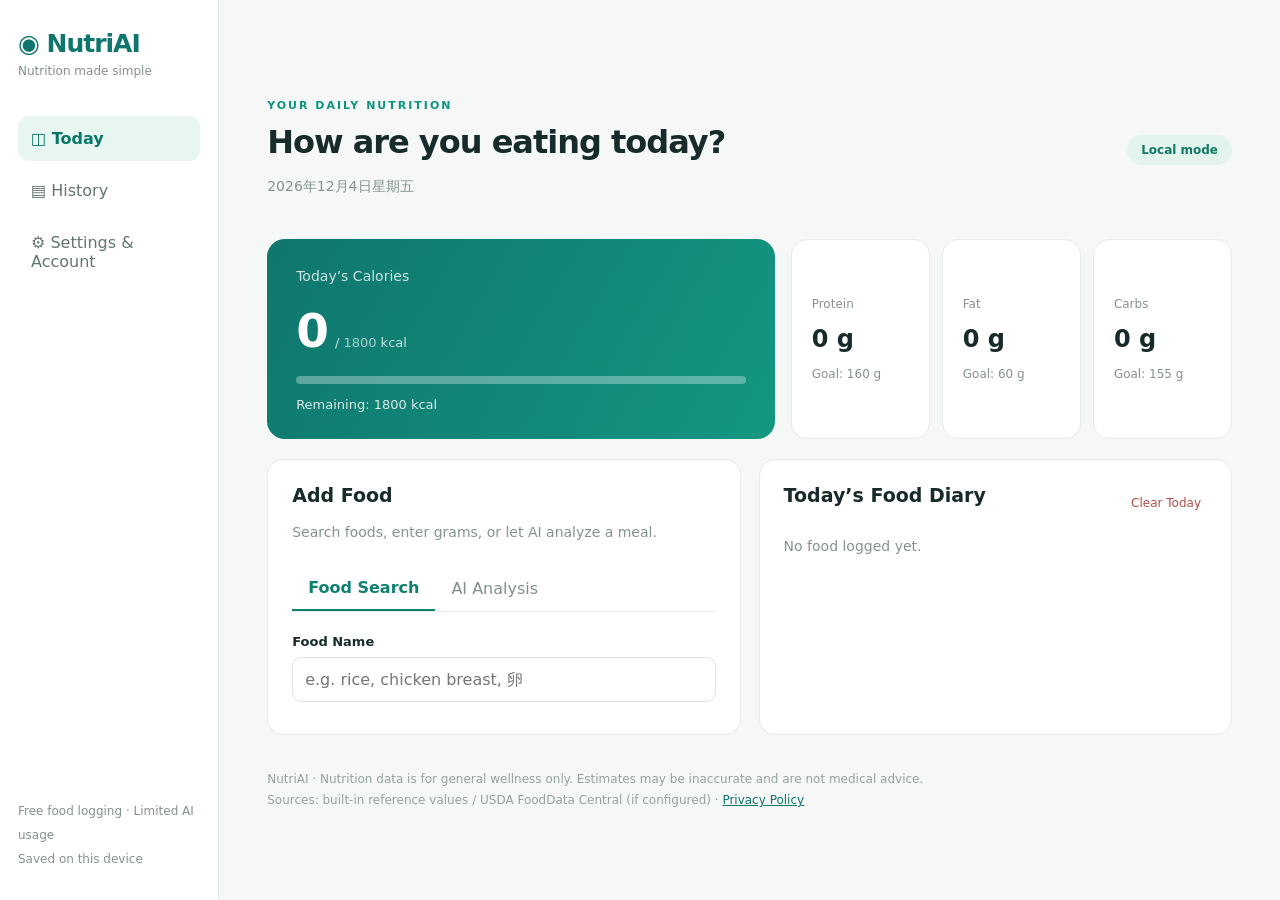
<file: index.html>
<!doctype html><html lang="en"><head><meta charset="utf-8"><meta name="viewport" content="width=device-width,initial-scale=1"><meta name="theme-color" content="#0f766e"><title>NutriAI — 饮食记录</title><link rel="stylesheet" href="styles.css"></head><body><div class="app"><aside class="sidebar"><div class="brand">◉ NutriAI <small>Nutrition made simple</small></div><nav><button class="nav active" data-page="today">◫ Today</button><button class="nav" data-page="history">▤ History</button><button class="nav" data-page="settings">⚙ Settings & Account</button></nav><div class="side-note">Free food logging · Limited AI usage<br><span id="sync-status">Saved on this device</span></div></aside><main><header><div><p class="eyebrow">YOUR DAILY NUTRITION</p><h1 id="page-title">How are you eating today?</h1><p class="muted" id="today-date"></p></div><span class="pill" id="mode-pill">Local mode</span></header><section id="today-page"><div class="summary"><div class="hero"><span>Today’s Calories</span><div class="big"><b id="total-kcal">0</b><span> / <span id="target-kcal">1800</span> kcal</span></div><div class="progress"><i id="cal-progress"></i></div><p id="remaining-text">Remaining: 1800 kcal</p></div><div class="macro-grid"><div class="macro"><span>Protein</span><b id="protein-val">0 g</b><small id="protein-target">Goal: 160 g</small></div><div class="macro"><span>Fat</span><b id="fat-val">0 g</b><small id="fat-target">Goal: 60 g</small></div><div class="macro"><span>Carbs</span><b id="carbs-target">0 g</b><small id="carb-target">Goal: 155 g</small></div></div></div><div class="columns"><section class="panel"><h2>Add Food</h2><p class="muted">Search foods, enter grams, or let AI analyze a meal.</p><div class="tabs"><button class="tab active" data-tab="search">Food Search</button><button class="tab" data-tab="ai">AI Analysis</button></div><div id="search-tab"><label>Food Name</label><input id="food-search" placeholder="e.g. rice, chicken breast, 卵" autocomplete="off"><div id="search-results" class="results"></div><div id="selected-food" class="hidden"><div class="selected"><strong id="selected-name"></strong><span id="selected-source"></span></div><label>Serving Weight (g)</label><input type="number" id="food-grams" value="100" min="1" max="10000"><p class="preview" id="food-preview"></p><div class="actions"><select id="meal-type"><option value="Breakfast">Breakfast</option><option value="Lunch">Lunch</option><option value="Dinner">Dinner</option><option value="Snack">Snack</option></select><button class="primary" id="add-food">Add to Diary</button></div></div></div><div id="ai-tab" class="hidden"><label>Describe What You Ate</label><textarea id="ai-prompt" rows="4" placeholder="e.g. 250g skinless chicken thigh and 150g cooked rice"></textarea><label>Upload Food or Nutrition Label (Optional)</label><input type="file" id="ai-image" accept="image/jpeg,image/png,image/webp"><small>Max 2 MB. Images are sent to the AI provider for analysis and are not stored by this site.</small><button class="primary full" id="analyze-btn">Analyze with AI</button><p id="ai-message" class="muted"></p><div id="ai-results"></div></div></section><section class="panel"><div class="panel-title"><h2>Today’s Food Diary</h2><button class="link" id="clear-today">Clear Today</button></div><div id="meal-list" class="meal-list"><p class="muted">No food logged yet.</p></div></section></div></section><section id="history-page" class="hidden"><div class="panel"><h2>Last 14 Days</h2><p class="muted">Your diary is saved on this device; sign in to sync it.</p><div id="history-list"></div><button id="export-btn" class="secondary">Export CSV</button></div></section><section id="settings-page" class="hidden"><div class="columns"><div class="panel"><h2>Daily Nutrition Goals</h2><label>Calories (kcal)</label><input type="number" id="set-kcal" min="500" max="6000"><label>Protein (g)</label><input type="number" id="set-protein" min="0" max="500"><label>Fat (g)</label><input type="number" id="set-fat" min="0" max="300"><label>Carbs (g)</label><input type="number" id="set-carbs" min="0" max="800"><button id="save-targets" class="primary full">Save Goals</button></div><div class="panel"><h2>Cloud Account</h2><p class="muted">You can log meals without signing in. Cloud sync requires Supabase setup.</p><div id="logged-out"><label>Email</label><input type="email" id="email" placeholder="you@example.com"><label>Password (at least 8 characters)</label><input type="password" id="password" placeholder="Enter password"><div class="actions"><button id="sign-in" class="primary">Sign In</button><button id="sign-up" class="secondary">Sign Up</button></div></div><div id="logged-in" class="hidden"><p id="account-email"></p><button id="sync-now" class="secondary">Sync Now</button> <button id="sign-out" class="secondary">Sign Out</button><button id="delete-account" class="danger">Delete Cloud Account & Data</button></div><p class="muted" id="auth-message"></p></div></div></section><footer>NutriAI · Nutrition data is for general wellness only. Estimates may be inaccurate and are not medical advice.<br>Sources: built-in reference values / USDA FoodData Central (if configured) · <a href="privacy.html">Privacy Policy</a></footer></main></div><script src="config.js"></script><script src="app.js"></script></body></html>
</file>
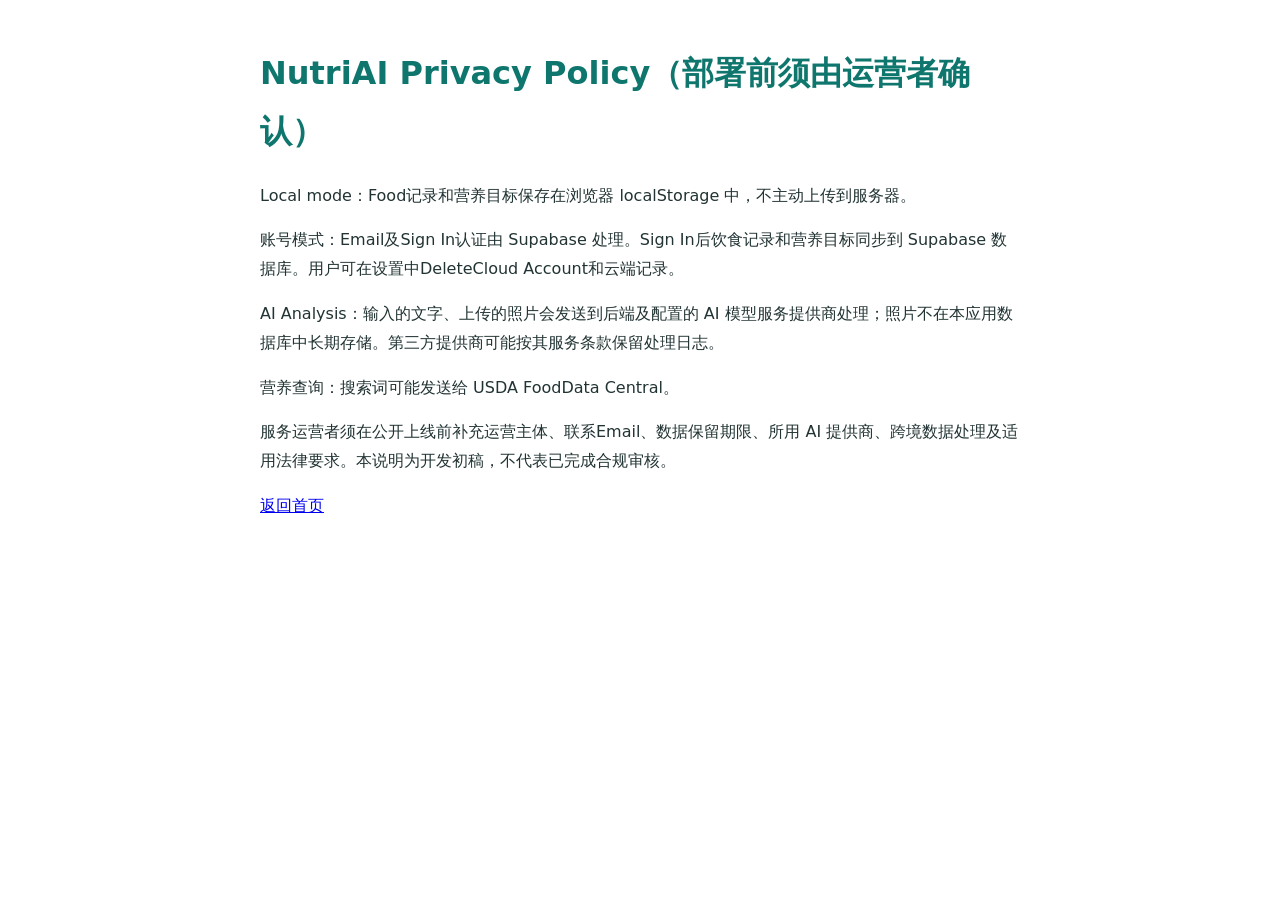
<file: privacy.html>
<!doctype html><html lang="zh-CN"><meta charset="utf-8"><meta name="viewport" content="width=device-width,initial-scale=1"><title>NutriAI Privacy Policy</title><style>body{font:16px/1.8 system-ui;max-width:760px;margin:45px auto;padding:0 20px;color:#233}h1{color:#0f766e}</style><h1>NutriAI Privacy Policy（部署前须由运营者确认）</h1><p>Local mode：Food记录和营养目标保存在浏览器 localStorage 中，不主动上传到服务器。</p><p>账号模式：Email及Sign In认证由 Supabase 处理。Sign In后饮食记录和营养目标同步到 Supabase 数据库。用户可在设置中DeleteCloud Account和云端记录。</p><p>AI Analysis：输入的文字、上传的照片会发送到后端及配置的 AI 模型服务提供商处理；照片不在本应用数据库中长期存储。第三方提供商可能按其服务条款保留处理日志。</p><p>营养查询：搜索词可能发送给 USDA FoodData Central。</p><p>服务运营者须在公开上线前补充运营主体、联系Email、数据保留期限、所用 AI 提供商、跨境数据处理及适用法律要求。本说明为开发初稿，不代表已完成合规审核。</p><p><a href="index.html">返回首页</a></p></html>
</file>
<file: styles.css>
:root{font-family:Inter,system-ui,-apple-system,'Segoe UI',sans-serif;color:#172b2a;background:#f5f8f7}*{box-sizing:border-box}body{margin:0}button,input,textarea,select{font:inherit}button{cursor:pointer}a{color:#0f766e}.app{min-height:100vh;display:flex}.sidebar{width:236px;background:#fff;border-right:1px solid #e5ece9;padding:29px 18px;display:flex;flex-direction:column;gap:38px;position:sticky;top:0;height:100vh}.brand{font-size:25px;font-weight:800;color:#0f766e;letter-spacing:-1px}.brand small{display:block;font-size:12px;letter-spacing:0;font-weight:400;color:#81918e;margin-top:6px}.sidebar nav{display:grid;gap:7px}.nav{border:0;background:transparent;color:#637573;text-align:left;padding:13px;border-radius:11px}.nav.active,.nav:hover{background:#e8f6f1;color:#087567;font-weight:700}.side-note{margin-top:auto;font-size:12px;line-height:2;color:#85928f}main{width:min(1150px,100%);padding:38px 48px;margin:auto}header{display:flex;justify-content:space-between;align-items:center;margin-bottom:28px}h1{font-size:32px;letter-spacing:-1px;margin:5px 0}h2{font-size:19px;margin:0 0 15px}.eyebrow{font-size:11px;letter-spacing:2px;color:#0e9380;font-weight:800}.muted{color:#84938f;font-size:14px;line-height:1.6}.pill{background:#e2f4ed;color:#137965;padding:8px 14px;border-radius:30px;font-size:12px;font-weight:700}.summary{display:grid;grid-template-columns:1.15fr 1fr;gap:16px;margin-bottom:20px}.hero{background:linear-gradient(120deg,#0f766e,#149780);color:#fff;border-radius:18px;padding:27px 29px}.hero>span{opacity:.8;font-size:14px}.big{margin:18px 0;display:flex;align-items:baseline;gap:8px}.big b{font-size:47px;letter-spacing:-2px}.big span{font-size:13px;opacity:.8}.progress{height:8px;background:#ffffff50;border-radius:8px;overflow:hidden}.progress i{display:block;height:100%;width:0;background:#b4f5d7;border-radius:8px}.hero p{font-size:13px;margin-bottom:0;opacity:.85}.macro-grid{display:grid;grid-template-columns:repeat(3,1fr);gap:12px}.macro,.panel{background:#fff;border:1px solid #e5ece9;border-radius:16px}.macro{padding:20px;display:flex;flex-direction:column;justify-content:center;gap:14px}.macro span,.macro small{color:#85938f;font-size:12px}.macro b{font-size:24px}.columns{display:grid;grid-template-columns:1fr 1fr;gap:18px}.panel{padding:24px;min-width:0}.tabs{display:flex;border-bottom:1px solid #e6ece9;margin:22px 0}.tab{background:none;border:0;padding:12px 16px;color:#82908c}.tab.active{color:#0e806f;border-bottom:2px solid #0e806f;font-weight:700}label{display:block;font-size:13px;font-weight:650;margin:16px 0 8px}input:not([type=file]),textarea,select{width:100%;border:1px solid #dce5e1;background:#fff;padding:12px;border-radius:9px;outline-color:#0f766e}input[type=file]{max-width:100%;font-size:13px}textarea{resize:vertical}button.primary{background:#0e8070;color:#fff;border:0;border-radius:9px;padding:12px 18px;font-weight:700}button.secondary{background:#edf5f2;color:#166f61;border:0;border-radius:9px;padding:12px 16px}.danger{background:#fff2f2;color:#b42318;border:1px solid #f5c8c8;border-radius:9px;padding:12px;margin-top:12px}.full{width:100%;margin-top:17px}.actions{display:flex;gap:9px;align-items:center;margin-top:12px}.actions select{flex:1}.results{margin-top:8px;max-height:240px;overflow:auto}.result{display:flex;justify-content:space-between;gap:12px;align-items:center;padding:12px;border:1px solid #e5ece9;background:white;border-radius:8px;width:100%;text-align:left;margin-bottom:5px}.result:hover{background:#eff9f5}.result small{color:#899894}.selected{display:flex;justify-content:space-between;gap:10px;margin-top:14px}.selected span{font-size:12px;color:#84938f}.preview{color:#0e8070;font-weight:650}.meal-list{display:grid;gap:12px}.meal-row{display:flex;justify-content:space-between;gap:12px;border-bottom:1px solid #eef1ef;padding:12px 0}.meal-row strong{display:block;font-size:14px}.meal-row small{display:block;color:#8b9995;margin-top:6px}.meal-row button,.link{border:0;background:transparent;color:#b04d46}.panel-title{display:flex;align-items:center;justify-content:space-between}.link{font-size:12px}.hidden{display:none!important}.ai-item{border:1px solid #dce9e3;padding:13px;border-radius:9px;margin:9px 0}.ai-item p{font-size:12px;color:#85938f}.ai-item button{margin-top:6px}.history-row{display:flex;justify-content:space-between;padding:15px 0;border-bottom:1px solid #edf1ef}footer{font-size:12px;color:#95a19e;line-height:1.8;margin-top:34px}@media(max-width:900px){.sidebar{width:80px;padding:25px 8px}.brand{font-size:14px}.brand small,.side-note{display:none}.nav{font-size:0;text-align:center}.nav:first-letter{font-size:19px}main{padding:25px}.summary{grid-template-columns:1fr}.columns{grid-template-columns:1fr}}@media(max-width:560px){.app{display:block}.sidebar{height:auto;width:100%;position:static;padding:12px 15px;display:flex;flex-direction:row;align-items:center;gap:12px}.brand{font-size:18px;white-space:nowrap}.sidebar nav{display:flex;flex:1;justify-content:end;gap:0}.nav{padding:10px;font-size:0}.nav:first-letter{font-size:18px}main{padding:20px 14px}h1{font-size:25px}.hero{padding:22px}.big b{font-size:38px}.macro{padding:13px;gap:8px}.macro b{font-size:19px}.macro-grid{gap:6px}.panel{padding:18px}.pill{font-size:10px;padding:6px 8px}}
</file>
